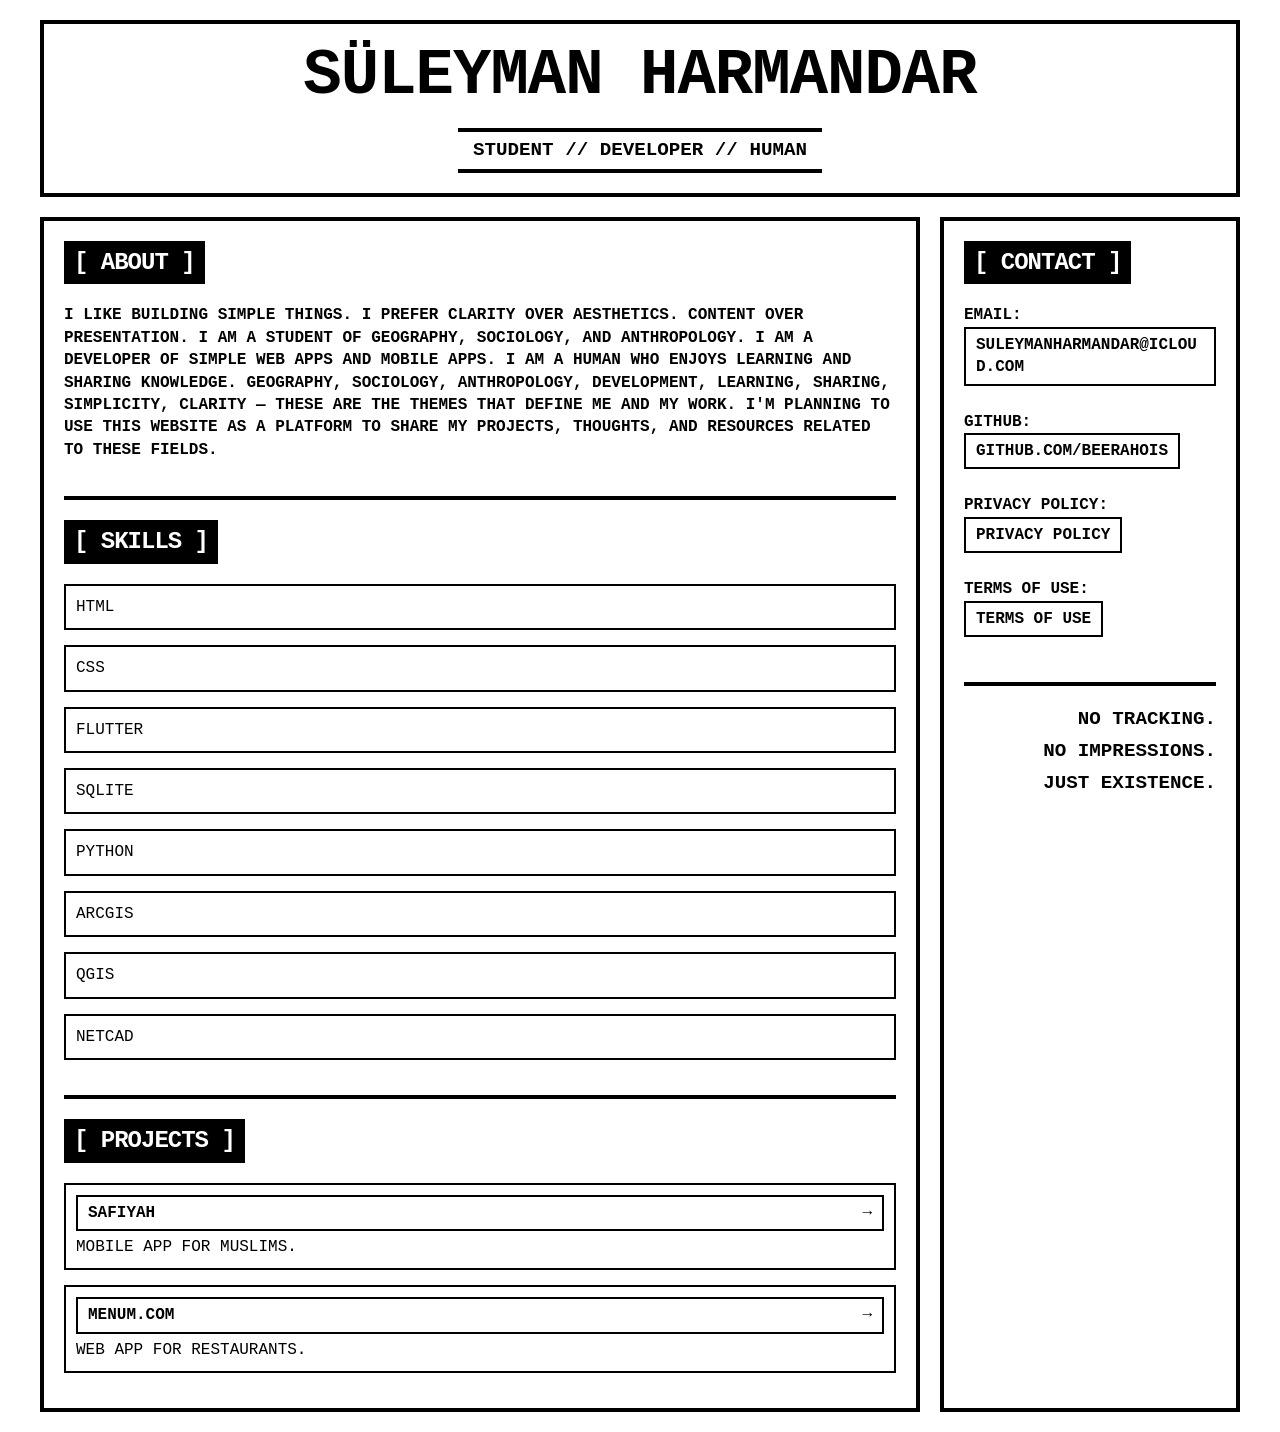
<file: index.html>
<!doctype html>
<html lang="en">

<head>
  <meta charset="UTF-8" />
  <meta name="viewport" content="width=device-width, initial-scale=1.0">
  <title>Süleyman Harmandar</title>
  <link rel="stylesheet" href="style.css">
</head>

<body>
  <div class="grid-container">
    <header class="header brutal-border">
      <h1>SÜLEYMAN HARMANDAR</h1>
      <p class="subtitle">STUDENT // DEVELOPER // HUMAN</p>
    </header>

    <main class="main-content brutal-border">
      <section class="about section-border">
        <h2>[ ABOUT ]</h2>
        <p>
          I LIKE BUILDING SIMPLE THINGS. I PREFER CLARITY OVER AESTHETICS. CONTENT
          OVER PRESENTATION. I AM A STUDENT OF GEOGRAPHY, SOCIOLOGY, AND
          ANTHROPOLOGY. I AM A DEVELOPER OF SIMPLE WEB APPS AND MOBILE APPS. I AM A
          HUMAN WHO ENJOYS LEARNING AND SHARING KNOWLEDGE. GEOGRAPHY, SOCIOLOGY, ANTHROPOLOGY, DEVELOPMENT,
          LEARNING, SHARING, SIMPLICITY, CLARITY — THESE ARE THE THEMES THAT DEFINE
          ME AND MY WORK. I'M PLANNING TO USE THIS WEBSITE AS A PLATFORM TO SHARE MY
          PROJECTS, THOUGHTS, AND RESOURCES RELATED TO THESE FIELDS.
        </p>
      </section>

      <section class="skills section-border">
        <h2>[ SKILLS ]</h2>
        <ul class="brutal-list">
          <li>HTML</li>
          <li>CSS</li>
          <li>FLUTTER</li>
          <li>SQLITE</li>
          <li>PYTHON</li>
          <li>ARCGIS</li>
          <li>QGIS</li>
          <li>NETCAD</li>
        </ul>
      </section>

      <section class="projects section-border">
        <h2>[ PROJECTS ]</h2>
        <ul class="brutal-list">
          <li><a href="#" class="brutal-link">SAFIYAH <span class="arrow">→</span></a> <span>MOBILE APP FOR
              MUSLIMS.</span></li>
          <li><a href="#" class="brutal-link">MENUM.COM <span class="arrow">→</span></a> <span>WEB APP FOR
              RESTAURANTS.</span></li>
        </ul>
      </section>
    </main>

    <aside class="sidebar brutal-border">
      <h2>[ CONTACT ]</h2>
      <div class="contact-info section-border">
        <p>EMAIL:<br><a href="mailto:suleymanharmandar@icloud.com" class="brutal-link">SULEYMANHARMANDAR@ICLOUD.COM</a>
        </p>
        <p>GITHUB:<br><a href="https://github.com/beerahois" class="brutal-link"
            target="_blank">GITHUB.COM/BEERAHOIS</a></p>
        <p>Privacy Policy:<br><a href="/privacy.html" class="brutal-link"
            target="_blank">Privacy Policy</a></p>
        <p>Terms Of Use:<br><a href="tos.html" class="brutal-link"
            target="_blank">Terms Of Use</a></p>
      </div>

      <div class="disclaimer section-border">
        <p>NO TRACKING.</p>
        <p>NO IMPRESSIONS.</p>
        <p>JUST EXISTENCE.</p>
      </div>
    </aside>
  </div>
</body>

</html>
</file>
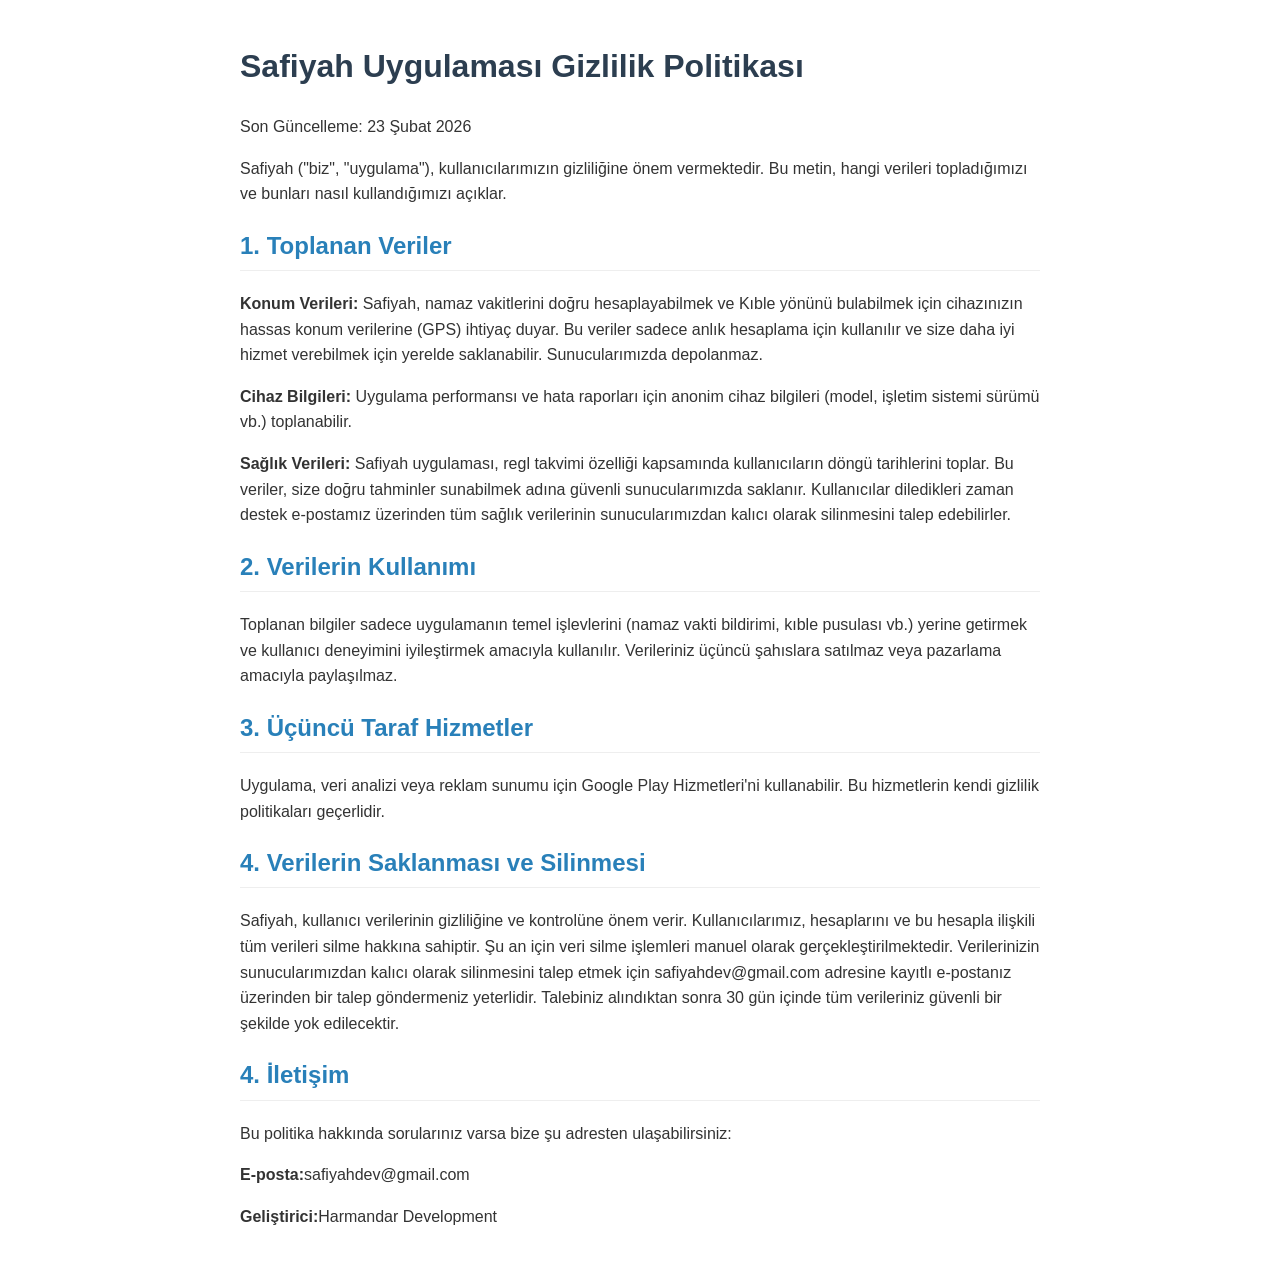
<file: privacy.html>
<!DOCTYPE html>
<html lang="tr">
<head>
    <meta charset="UTF-8">
    <meta name="viewport" content="width=device-width, initial-scale=1.0">
    <title>Safiyah - Gizlilik Politikası</title>
    <style>
        body { font-family: sans-serif; line-height: 1.6; padding: 20px; max-width: 800px; margin: auto; color: #333; }
        h1 { color: #2c3e50; }
        h2 { color: #2980b9; border-bottom: 1px solid #eee; padding-bottom: 5px; }
    </style>
</head>
<body>
    <h1>Safiyah Uygulaması Gizlilik Politikası</h1>
    <p>Son Güncelleme: 23 Şubat 2026</p>

    <p>Safiyah ("biz", "uygulama"), kullanıcılarımızın gizliliğine önem vermektedir. Bu metin, hangi verileri topladığımızı ve bunları nasıl kullandığımızı açıklar.</p>

    <h2>1. Toplanan Veriler</h2>
    <p><strong>Konum Verileri:</strong> Safiyah, namaz vakitlerini doğru hesaplayabilmek ve Kıble yönünü bulabilmek için cihazınızın hassas konum verilerine (GPS) ihtiyaç duyar. Bu veriler sadece anlık hesaplama için kullanılır ve size daha iyi hizmet verebilmek için yerelde saklanabilir. Sunucularımızda depolanmaz.</p>

    <p><strong>Cihaz Bilgileri:</strong> Uygulama performansı ve hata raporları için anonim cihaz bilgileri (model, işletim sistemi sürümü vb.) toplanabilir.</p>

    <p><strong>Sağlık Verileri:</strong> Safiyah uygulaması, regl takvimi özelliği kapsamında kullanıcıların döngü tarihlerini toplar. Bu veriler, size doğru tahminler sunabilmek adına güvenli sunucularımızda saklanır. Kullanıcılar diledikleri zaman destek e-postamız üzerinden tüm sağlık verilerinin sunucularımızdan kalıcı olarak silinmesini talep edebilirler.</p>
    
    <h2>2. Verilerin Kullanımı</h2>
    <p>Toplanan bilgiler sadece uygulamanın temel işlevlerini (namaz vakti bildirimi, kıble pusulası vb.) yerine getirmek ve kullanıcı deneyimini iyileştirmek amacıyla kullanılır. Verileriniz üçüncü şahıslara satılmaz veya pazarlama amacıyla paylaşılmaz.</p>

    <h2>3. Üçüncü Taraf Hizmetler</h2>
    <p>Uygulama, veri analizi veya reklam sunumu için Google Play Hizmetleri'ni kullanabilir. Bu hizmetlerin kendi gizlilik politikaları geçerlidir.</p>

    <h2>4. Verilerin Saklanması ve Silinmesi</h2>
    <p>Safiyah, kullanıcı verilerinin gizliliğine ve kontrolüne önem verir. Kullanıcılarımız, hesaplarını ve bu hesapla ilişkili tüm verileri silme hakkına sahiptir. Şu an için veri silme işlemleri manuel olarak gerçekleştirilmektedir. Verilerinizin sunucularımızdan kalıcı olarak silinmesini talep etmek için safiyahdev@gmail.com adresine kayıtlı e-postanız üzerinden bir talep göndermeniz yeterlidir. Talebiniz alındıktan sonra 30 gün içinde tüm verileriniz güvenli bir şekilde yok edilecektir.</p>

    <h2>4. İletişim</h2>
    <p>Bu politika hakkında sorularınız varsa bize şu adresten ulaşabilirsiniz:</p>
    <p><strong>E-posta:</strong>safiyahdev@gmail.com</p>
    <p><strong>Geliştirici:</strong>Harmandar Development</p>

    
</body>
</html>
</file>
<file: style.css>
/* BRUTALIST DESIGN SYSTEM */

:root {
  --bg-color: #ffffff;
  --text-color: #000000;
  --border-color: #000000;
  --hover-bg: #000000;
  --hover-text: #ffffff;
  --border-width: 4px;
}

@media (prefers-color-scheme: dark) {
  :root {
    --bg-color: #000000;
    --text-color: #ffffff;
    --border-color: #ffffff;
    --hover-bg: #ffffff;
    --hover-text: #000000;
  }
}

* {
  box-sizing: border-box;
  margin: 0;
  padding: 0;
}

body {
  background-color: var(--bg-color);
  color: var(--text-color);
  font-family: "Courier New", Courier, monospace;
  text-transform: uppercase;
  line-height: 1.4;
  padding: 20px;
  min-height: 100vh;
}

h1,
h2,
h3 {
  font-weight: 900;
  letter-spacing: -1px;
}

h1 {
  font-size: clamp(2rem, 5vw, 4rem);
  line-height: 1;
  margin-bottom: 10px;
}

h2 {
  font-size: 1.5rem;
  margin-bottom: 20px;
  background-color: var(--text-color);
  color: var(--bg-color);
  display: inline-block;
  padding: 5px 10px;
}

p {
  font-size: 1rem;
  margin-bottom: 15px;
  font-weight: bold;
}

a {
  color: var(--text-color);
  text-decoration: none;
  font-weight: 900;
  position: relative;
}

.grid-container {
  display: grid;
  grid-template-columns: 1fr 300px;
  grid-template-rows: auto 1fr;
  gap: 20px;
  max-width: 1200px;
  margin: 0 auto;
}

.brutal-border {
  border: var(--border-width) solid var(--border-color);
  padding: 20px;
}

.section-border {
  border-bottom: var(--border-width) solid var(--border-color);
  padding-bottom: 20px;
  margin-bottom: 20px;
}

.section-border:last-child {
  border-bottom: none;
  margin-bottom: 0;
  padding-bottom: 0;
}

.header {
  grid-column: 1 / -1;
  text-align: center;
}

.subtitle {
  font-size: 1.2rem;
  font-weight: 900;
  border-top: var(--border-width) solid var(--border-color);
  border-bottom: var(--border-width) solid var(--border-color);
  display: inline-block;
  padding: 5px 15px;
  margin-top: 10px;
  margin-bottom: 0;
}

.brutal-list {
  list-style: none;
}

.brutal-list li {
  margin-bottom: 15px;
  border: 2px solid var(--border-color);
  padding: 10px;
  display: flex;
  flex-direction: column;
}

.brutal-link {
  display: inline-flex;
  justify-content: space-between;
  align-items: center;
  border: 2px solid var(--text-color);
  padding: 5px 10px;
  margin-bottom: 5px;
}

.contact-info p {
  margin-bottom: 20px;
}

.contact-info a {
  word-break: break-all;
}

.disclaimer p {
  font-size: 1.2rem;
  margin-bottom: 5px;
  text-align: right;
}

.clock {
  font-size: 2rem;
  font-weight: 900;
  text-align: right;
  margin-top: 20px;
  background: var(--text-color);
  color: var(--bg-color);
  padding: 10px;
}

@media (max-width: 768px) {
  .grid-container {
    grid-template-columns: 1fr;
  }
}
</file>
